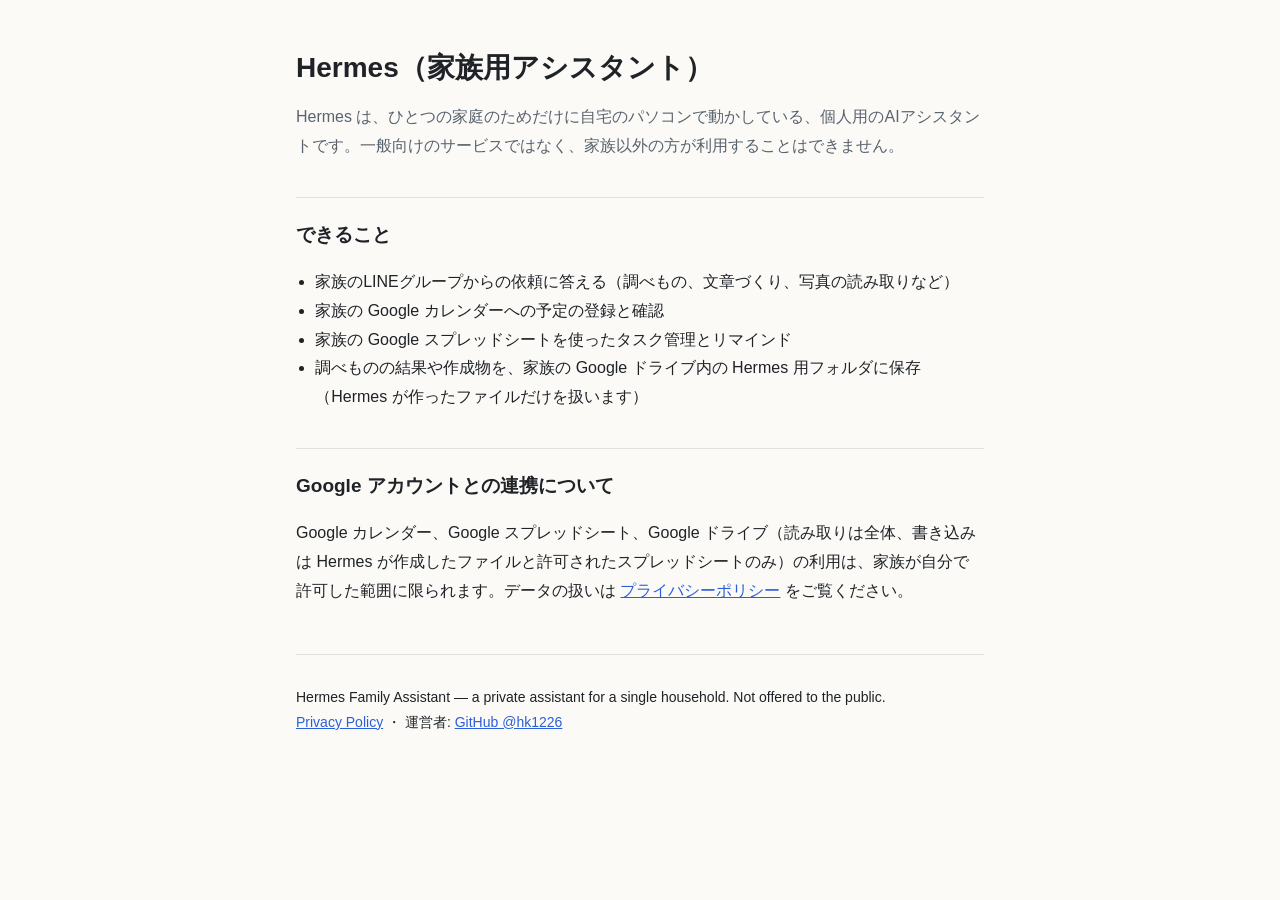
<file: index.html>
<!doctype html>
<html lang="ja">
<head>
<meta charset="utf-8">
<meta name="viewport" content="width=device-width, initial-scale=1">
<title>Hermes 家族用アシスタント</title>
<meta name="description" content="Hermes は、ひとつの家庭のためだけに動く個人用のAIアシスタントです。">
<link rel="stylesheet" href="style.css">
</head>
<body>
<main>
<h1>Hermes（家族用アシスタント）</h1>
<p class="lead">Hermes は、ひとつの家庭のためだけに自宅のパソコンで動かしている、個人用のAIアシスタントです。一般向けのサービスではなく、家族以外の方が利用することはできません。</p>

<h2>できること</h2>
<ul>
<li>家族のLINEグループからの依頼に答える（調べもの、文章づくり、写真の読み取りなど）</li>
<li>家族の Google カレンダーへの予定の登録と確認</li>
<li>家族の Google スプレッドシートを使ったタスク管理とリマインド</li>
<li>調べものの結果や作成物を、家族の Google ドライブ内の Hermes 用フォルダに保存（Hermes が作ったファイルだけを扱います）</li>
</ul>

<h2>Google アカウントとの連携について</h2>
<p>Google カレンダー、Google スプレッドシート、Google ドライブ（読み取りは全体、書き込みは Hermes が作成したファイルと許可されたスプレッドシートのみ）の利用は、家族が自分で許可した範囲に限られます。データの扱いは <a href="privacy.html">プライバシーポリシー</a> をご覧ください。</p>

<footer>
<p>Hermes Family Assistant — a private assistant for a single household. Not offered to the public.<br>
<a href="privacy.html">Privacy Policy</a> ・ 運営者: <a href="https://github.com/hk1226">GitHub @hk1226</a></p>
</footer>
</main>
</body>
</html>
</file>
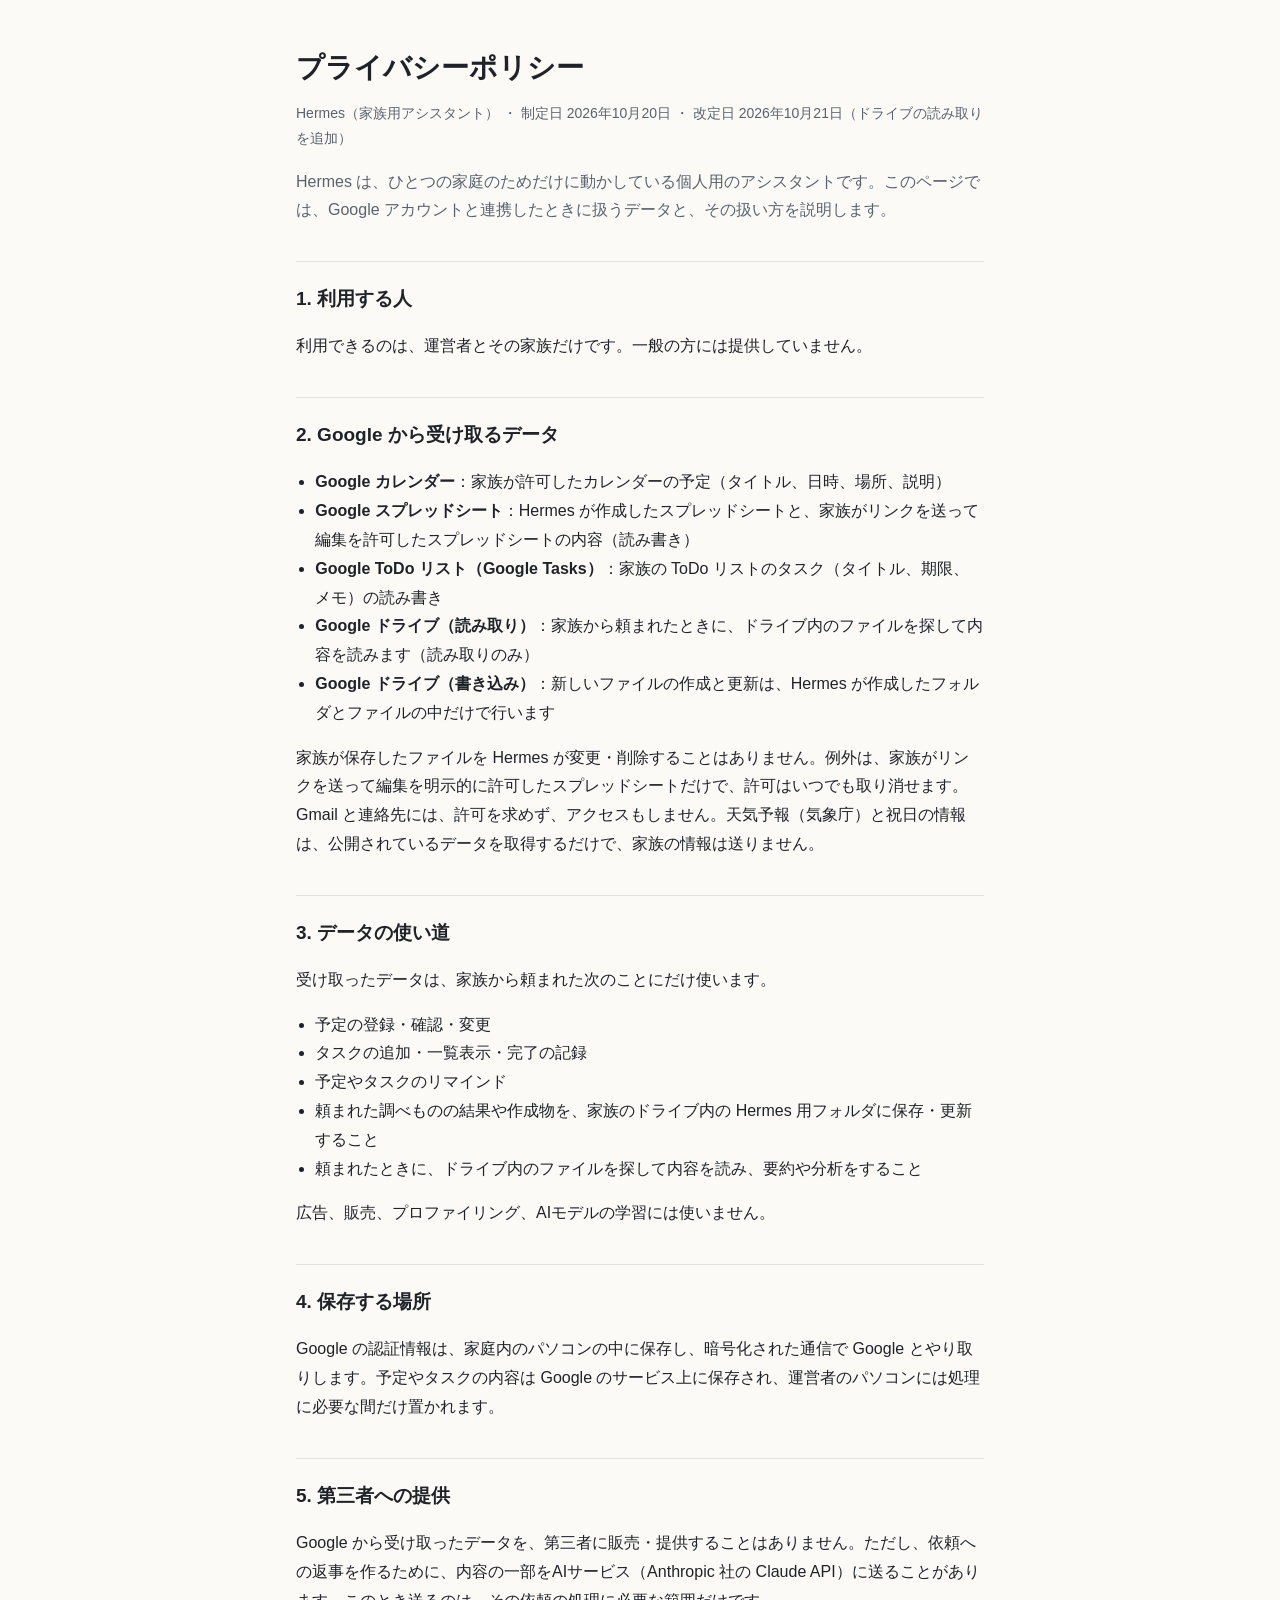
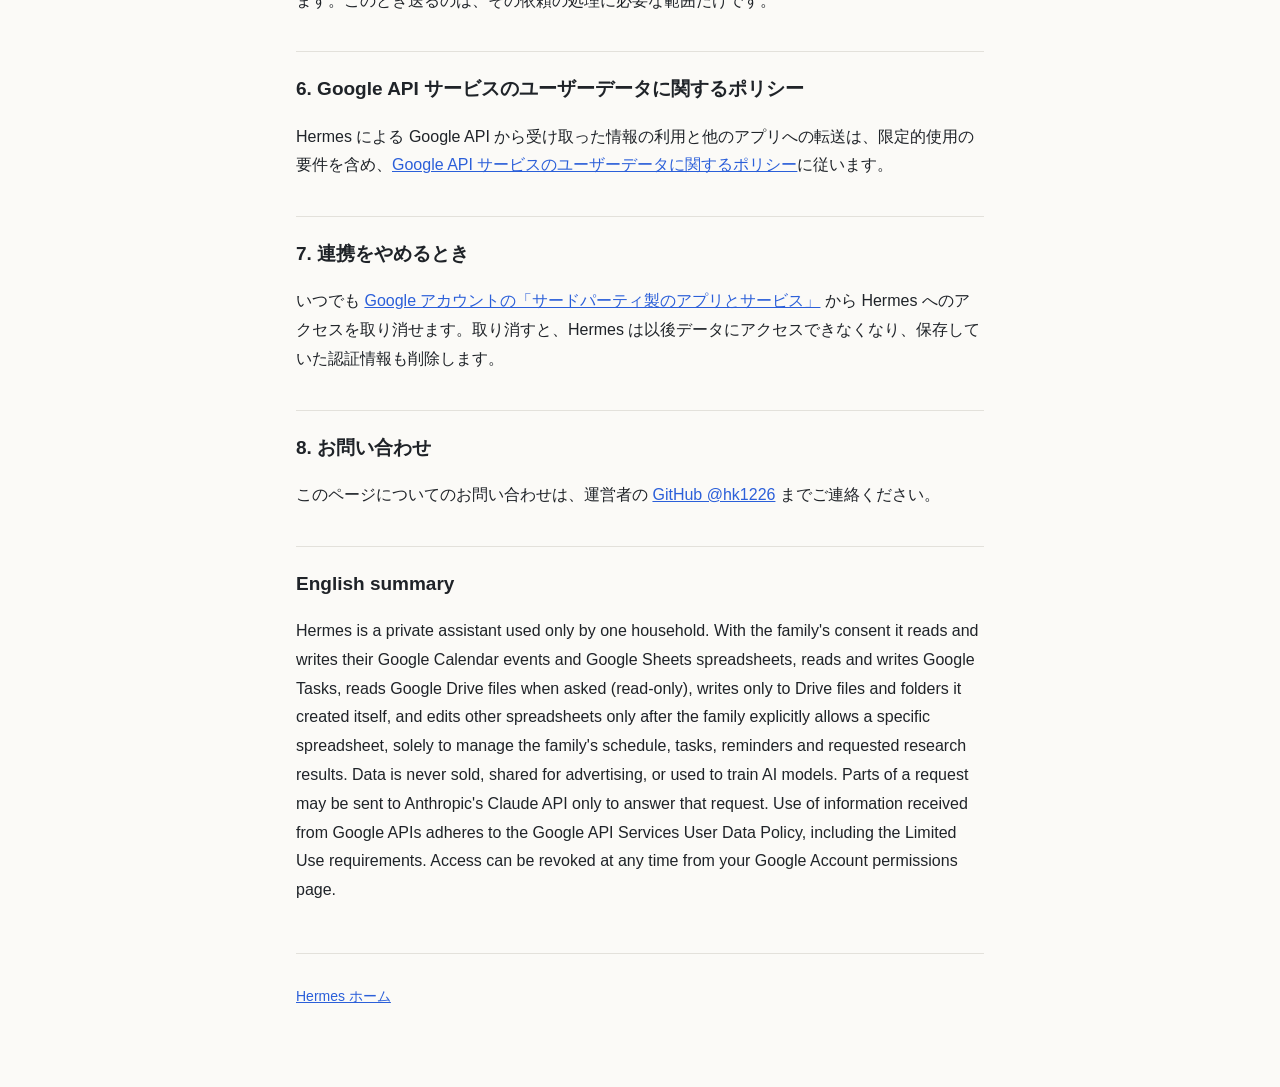
<file: privacy.html>
<!doctype html>
<html lang="ja">
<head>
<meta charset="utf-8">
<meta name="viewport" content="width=device-width, initial-scale=1">
<title>プライバシーポリシー | Hermes</title>
<meta name="description" content="Hermes 家族用アシスタントのプライバシーポリシー">
<link rel="stylesheet" href="style.css">
</head>
<body>
<main>
<h1>プライバシーポリシー</h1>
<p class="meta">Hermes（家族用アシスタント） ・ 制定日 2026年10月20日 ・ 改定日 2026年10月21日（ドライブの読み取りを追加）</p>
<p class="lead">Hermes は、ひとつの家庭のためだけに動かしている個人用のアシスタントです。このページでは、Google アカウントと連携したときに扱うデータと、その扱い方を説明します。</p>

<h2>1. 利用する人</h2>
<p>利用できるのは、運営者とその家族だけです。一般の方には提供していません。</p>

<h2>2. Google から受け取るデータ</h2>
<ul>
<li><strong>Google カレンダー</strong>：家族が許可したカレンダーの予定（タイトル、日時、場所、説明）</li>
<li><strong>Google スプレッドシート</strong>：Hermes が作成したスプレッドシートと、家族がリンクを送って編集を許可したスプレッドシートの内容（読み書き）</li>
<li><strong>Google ToDo リスト（Google Tasks）</strong>：家族の ToDo リストのタスク（タイトル、期限、メモ）の読み書き</li>
<li><strong>Google ドライブ（読み取り）</strong>：家族から頼まれたときに、ドライブ内のファイルを探して内容を読みます（読み取りのみ）</li>
<li><strong>Google ドライブ（書き込み）</strong>：新しいファイルの作成と更新は、Hermes が作成したフォルダとファイルの中だけで行います</li>
</ul>
<p>家族が保存したファイルを Hermes が変更・削除することはありません。例外は、家族がリンクを送って編集を明示的に許可したスプレッドシートだけで、許可はいつでも取り消せます。Gmail と連絡先には、許可を求めず、アクセスもしません。天気予報（気象庁）と祝日の情報は、公開されているデータを取得するだけで、家族の情報は送りません。</p>

<h2>3. データの使い道</h2>
<p>受け取ったデータは、家族から頼まれた次のことにだけ使います。</p>
<ul>
<li>予定の登録・確認・変更</li>
<li>タスクの追加・一覧表示・完了の記録</li>
<li>予定やタスクのリマインド</li>
<li>頼まれた調べものの結果や作成物を、家族のドライブ内の Hermes 用フォルダに保存・更新すること</li>
<li>頼まれたときに、ドライブ内のファイルを探して内容を読み、要約や分析をすること</li>
</ul>
<p>広告、販売、プロファイリング、AIモデルの学習には使いません。</p>

<h2>4. 保存する場所</h2>
<p>Google の認証情報は、家庭内のパソコンの中に保存し、暗号化された通信で Google とやり取りします。予定やタスクの内容は Google のサービス上に保存され、運営者のパソコンには処理に必要な間だけ置かれます。</p>

<h2>5. 第三者への提供</h2>
<p>Google から受け取ったデータを、第三者に販売・提供することはありません。ただし、依頼への返事を作るために、内容の一部をAIサービス（Anthropic 社の Claude API）に送ることがあります。このとき送るのは、その依頼の処理に必要な範囲だけです。</p>

<h2>6. Google API サービスのユーザーデータに関するポリシー</h2>
<p>Hermes による Google API から受け取った情報の利用と他のアプリへの転送は、限定的使用の要件を含め、<a href="https://developers.google.com/terms/api-services-user-data-policy">Google API サービスのユーザーデータに関するポリシー</a>に従います。</p>

<h2>7. 連携をやめるとき</h2>
<p>いつでも <a href="https://myaccount.google.com/permissions">Google アカウントの「サードパーティ製のアプリとサービス」</a> から Hermes へのアクセスを取り消せます。取り消すと、Hermes は以後データにアクセスできなくなり、保存していた認証情報も削除します。</p>

<h2>8. お問い合わせ</h2>
<p>このページについてのお問い合わせは、運営者の <a href="https://github.com/hk1226">GitHub @hk1226</a> までご連絡ください。</p>

<h2>English summary</h2>
<p>Hermes is a private assistant used only by one household. With the family's consent it reads and writes their Google Calendar events and Google Sheets spreadsheets, reads and writes Google Tasks, reads Google Drive files when asked (read-only), writes only to Drive files and folders it created itself, and edits other spreadsheets only after the family explicitly allows a specific spreadsheet, solely to manage the family's schedule, tasks, reminders and requested research results. Data is never sold, shared for advertising, or used to train AI models. Parts of a request may be sent to Anthropic's Claude API only to answer that request. Use of information received from Google APIs adheres to the Google API Services User Data Policy, including the Limited Use requirements. Access can be revoked at any time from your Google Account permissions page.</p>

<footer><p><a href="index.html">Hermes ホーム</a></p></footer>
</main>
</body>
</html>
</file>
<file: style.css>
:root { --bg: #fbfaf7; --fg: #1f2328; --muted: #59636e; --line: #e3e1db; --accent: #2b5fd9; }
@media (prefers-color-scheme: dark) { :root { --bg: #15171a; --fg: #e6e6e6; --muted: #a0a6ad; --line: #2c3036; --accent: #7aa2ff; } }
* { box-sizing: border-box; }
body { margin: 0; background: var(--bg); color: var(--fg); font: 16px/1.8 -apple-system, "Hiragino Sans", "Noto Sans JP", sans-serif; }
main { max-width: 720px; margin: 0 auto; padding: 48px 16px 64px; }
h1 { font-size: 28px; line-height: 1.4; margin: 0 0 8px; }
h2 { font-size: 19px; margin: 36px 0 8px; padding-top: 20px; border-top: 1px solid var(--line); }
p, li { color: var(--fg); }
.lead, .meta, footer { color: var(--muted); }
.meta { font-size: 14px; }
a { color: var(--accent); }
ul { padding-left: 1.2em; }
footer { margin-top: 48px; font-size: 14px; border-top: 1px solid var(--line); padding-top: 16px; }
</file>
